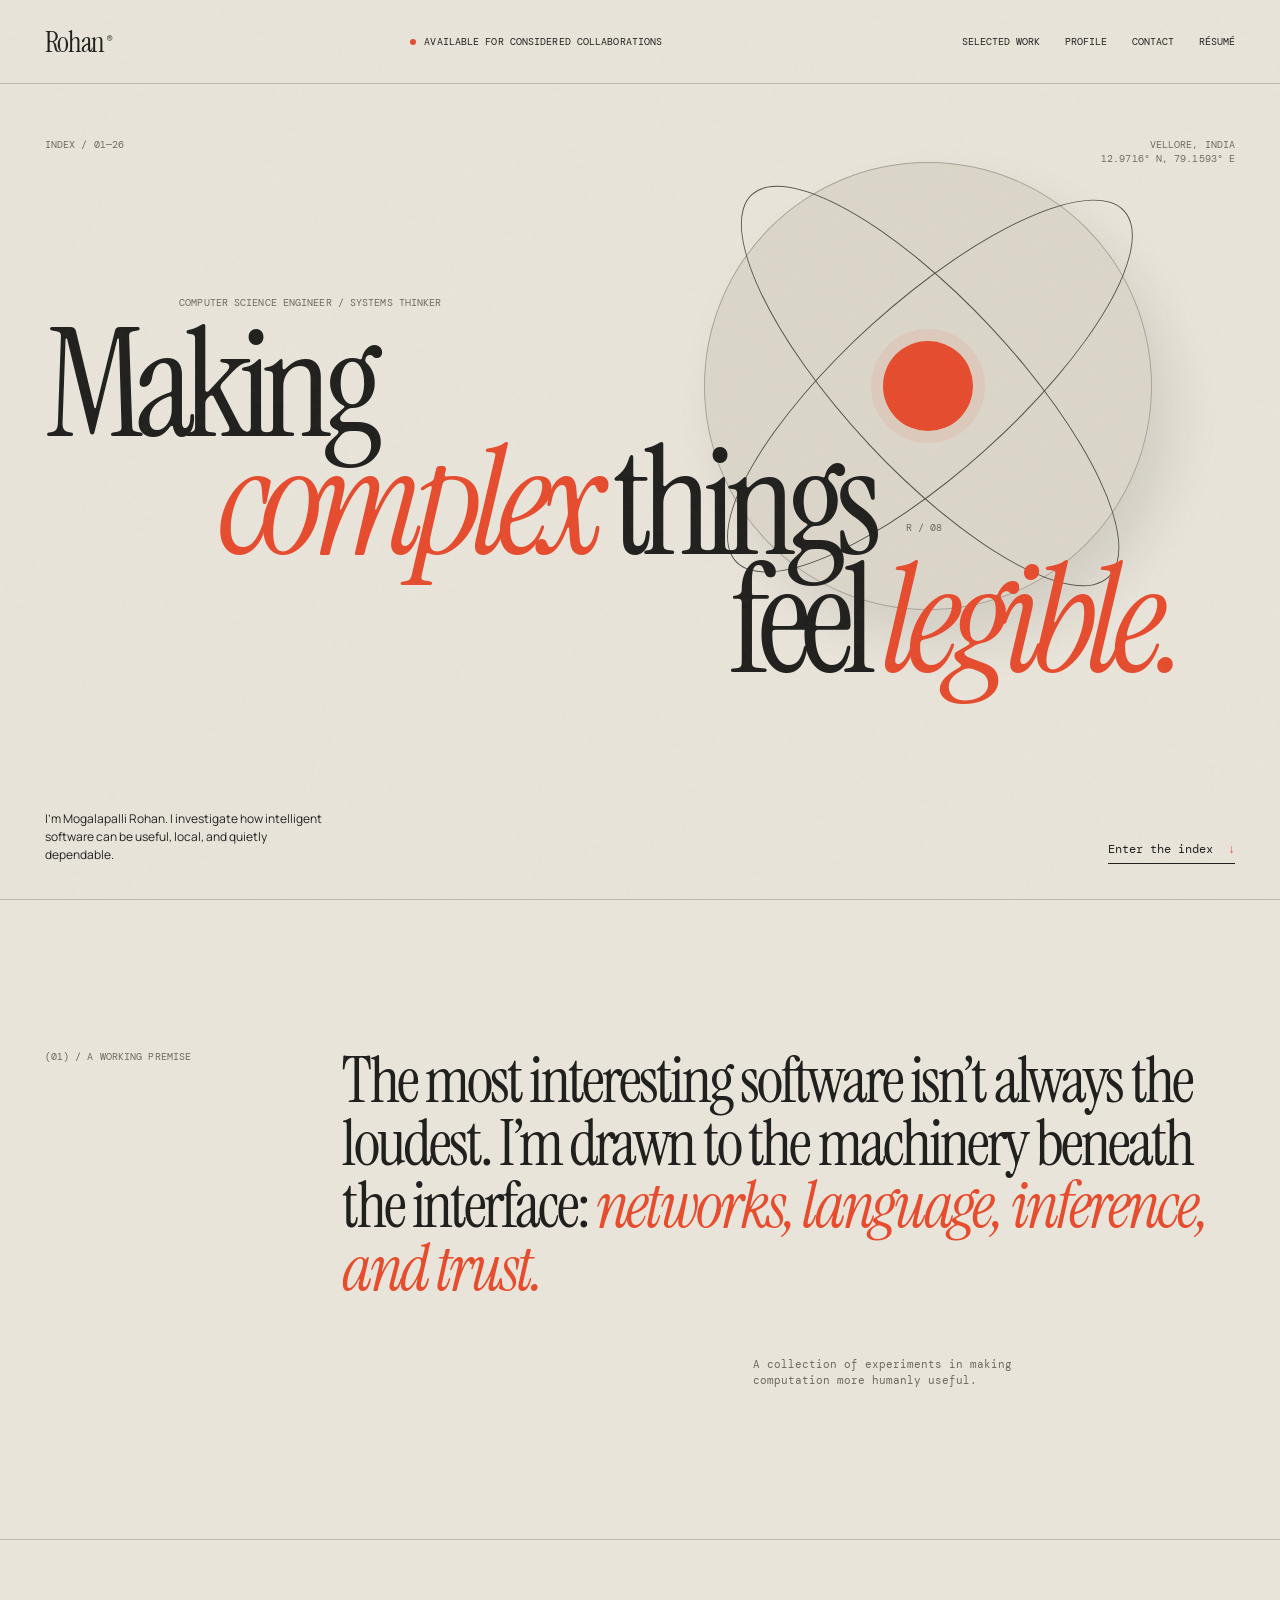
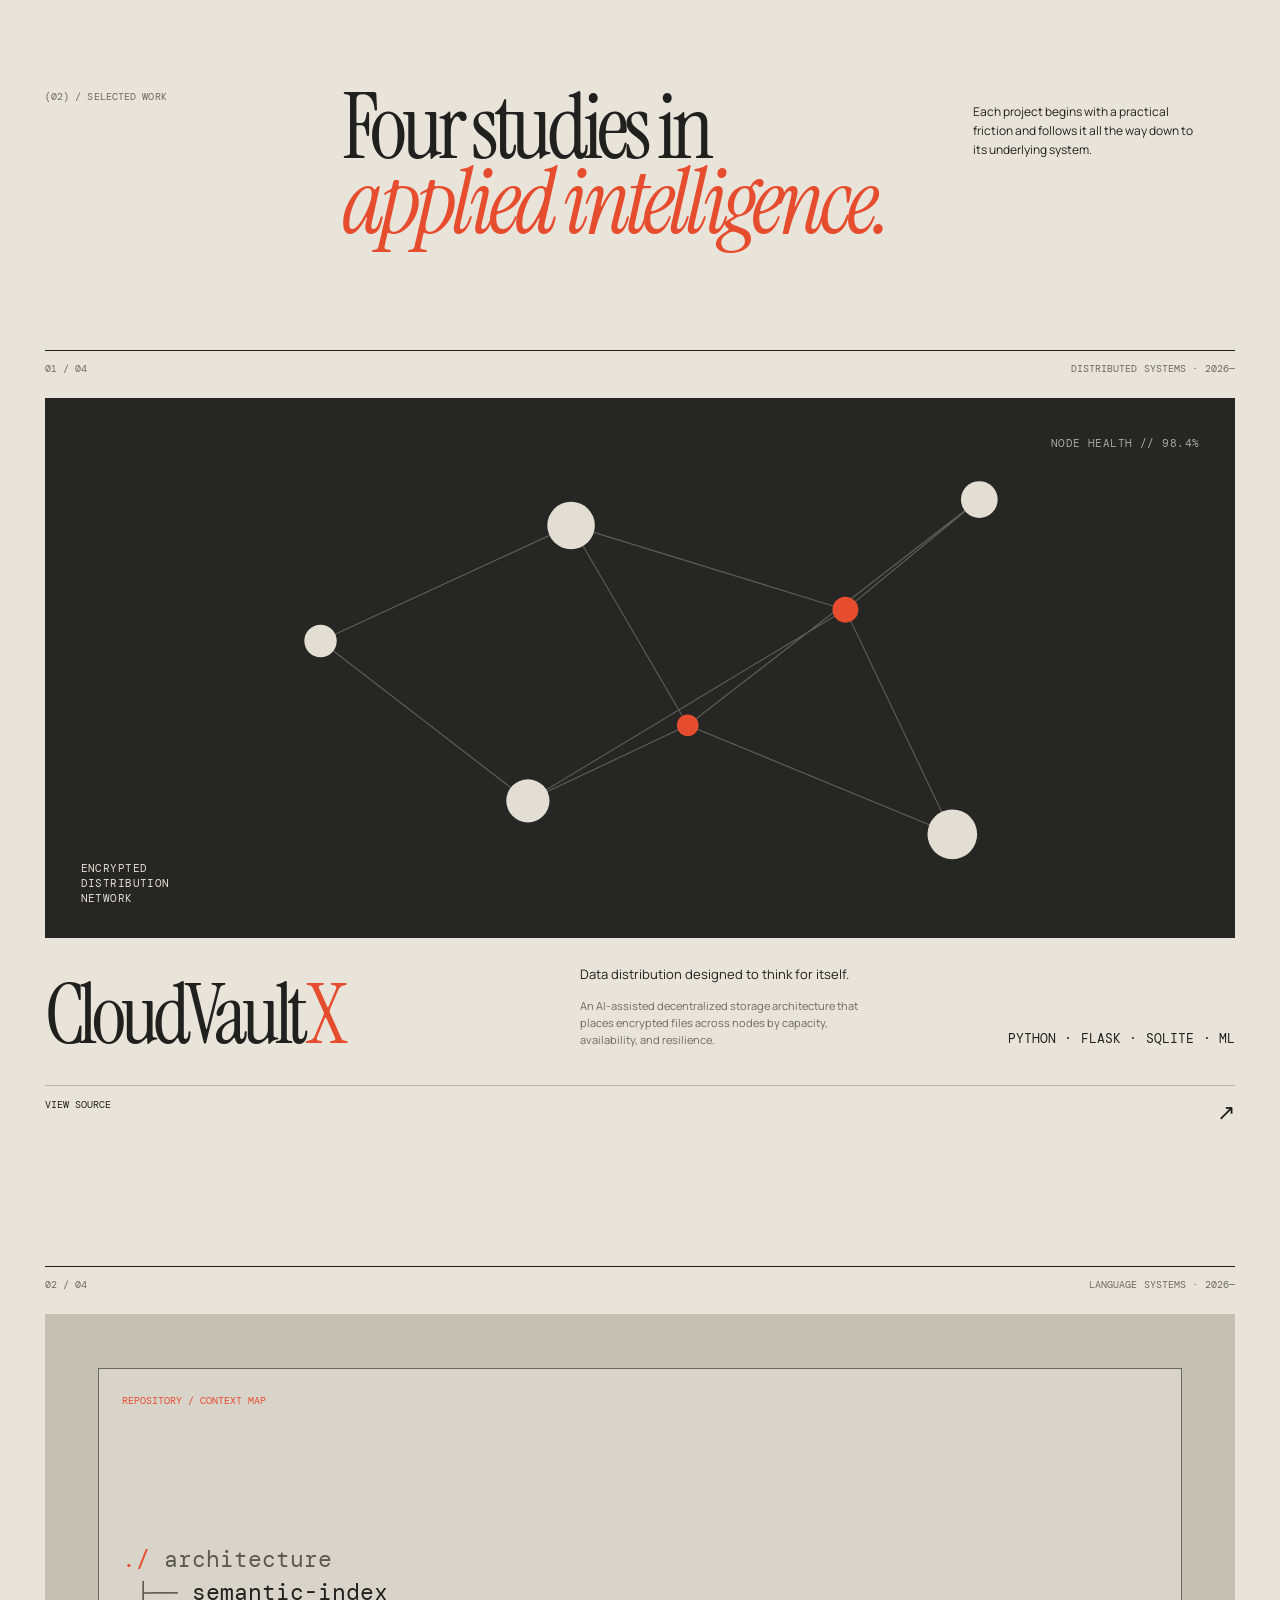
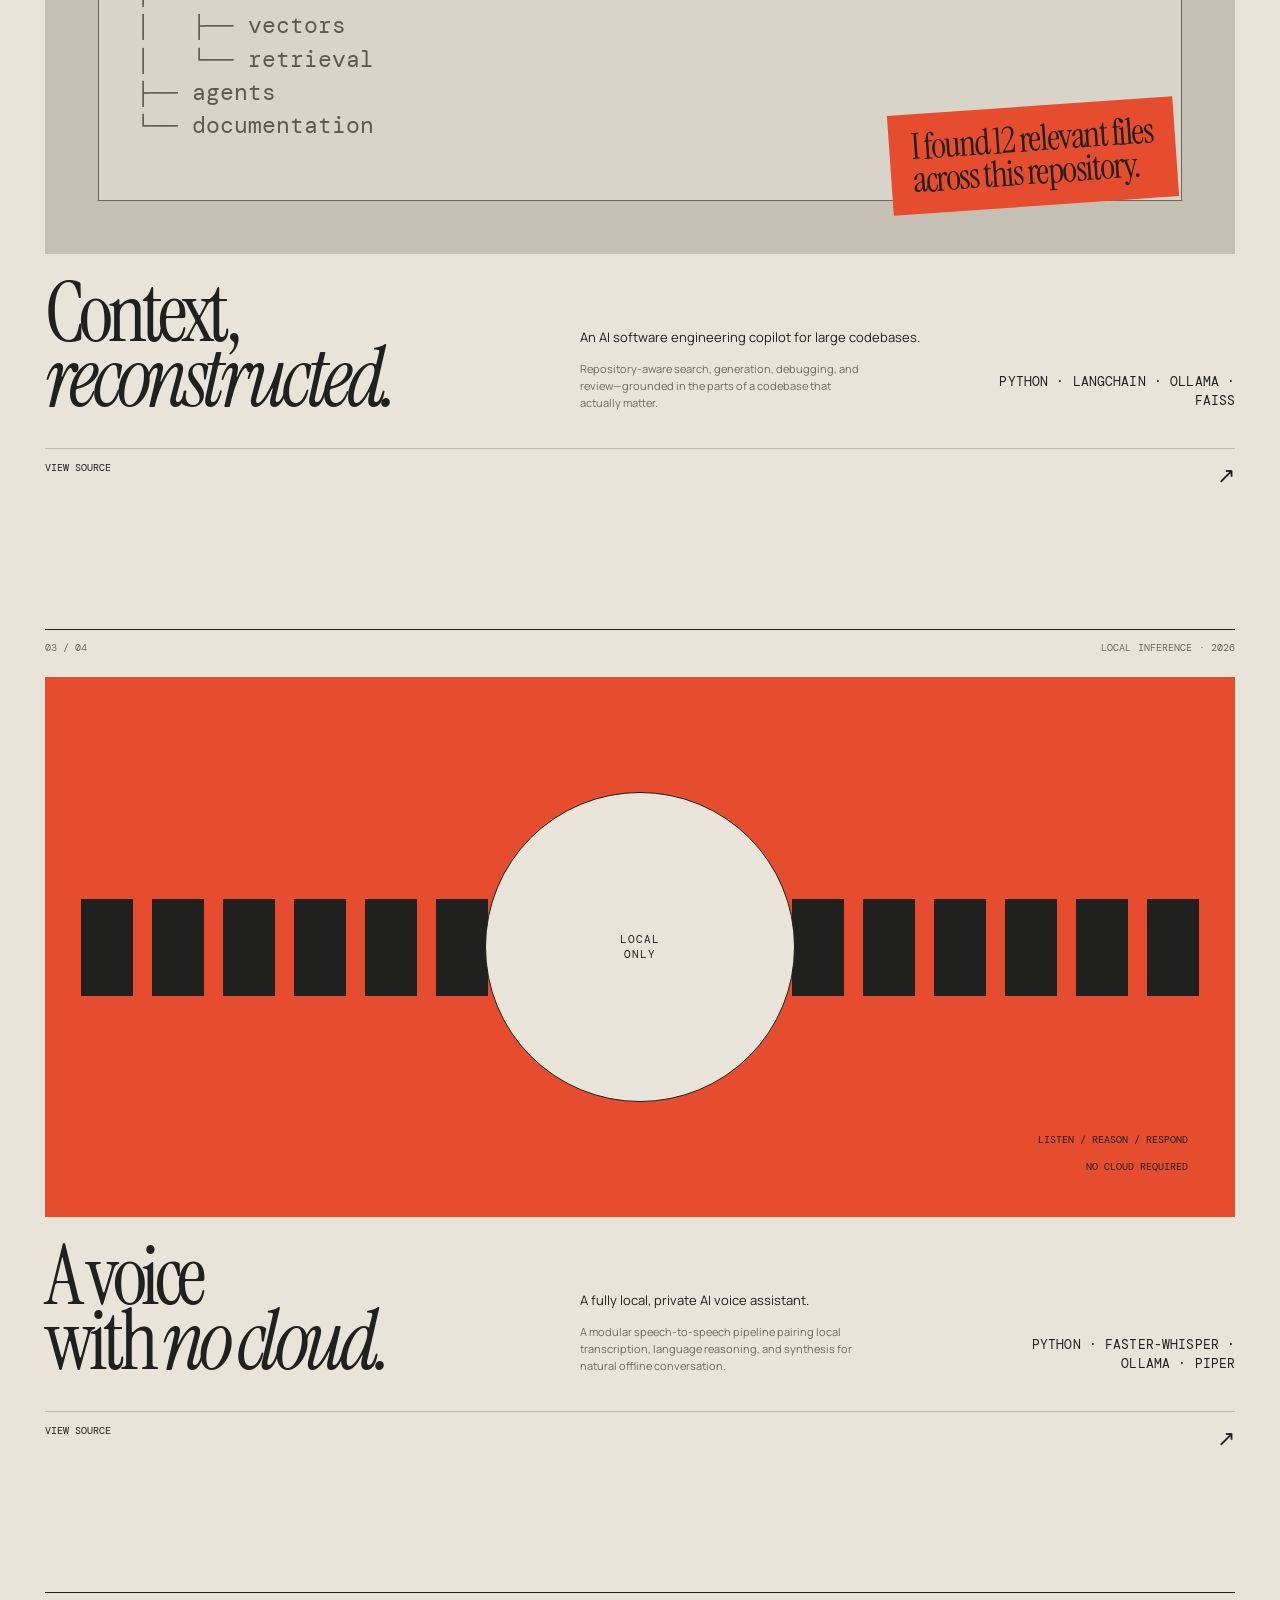
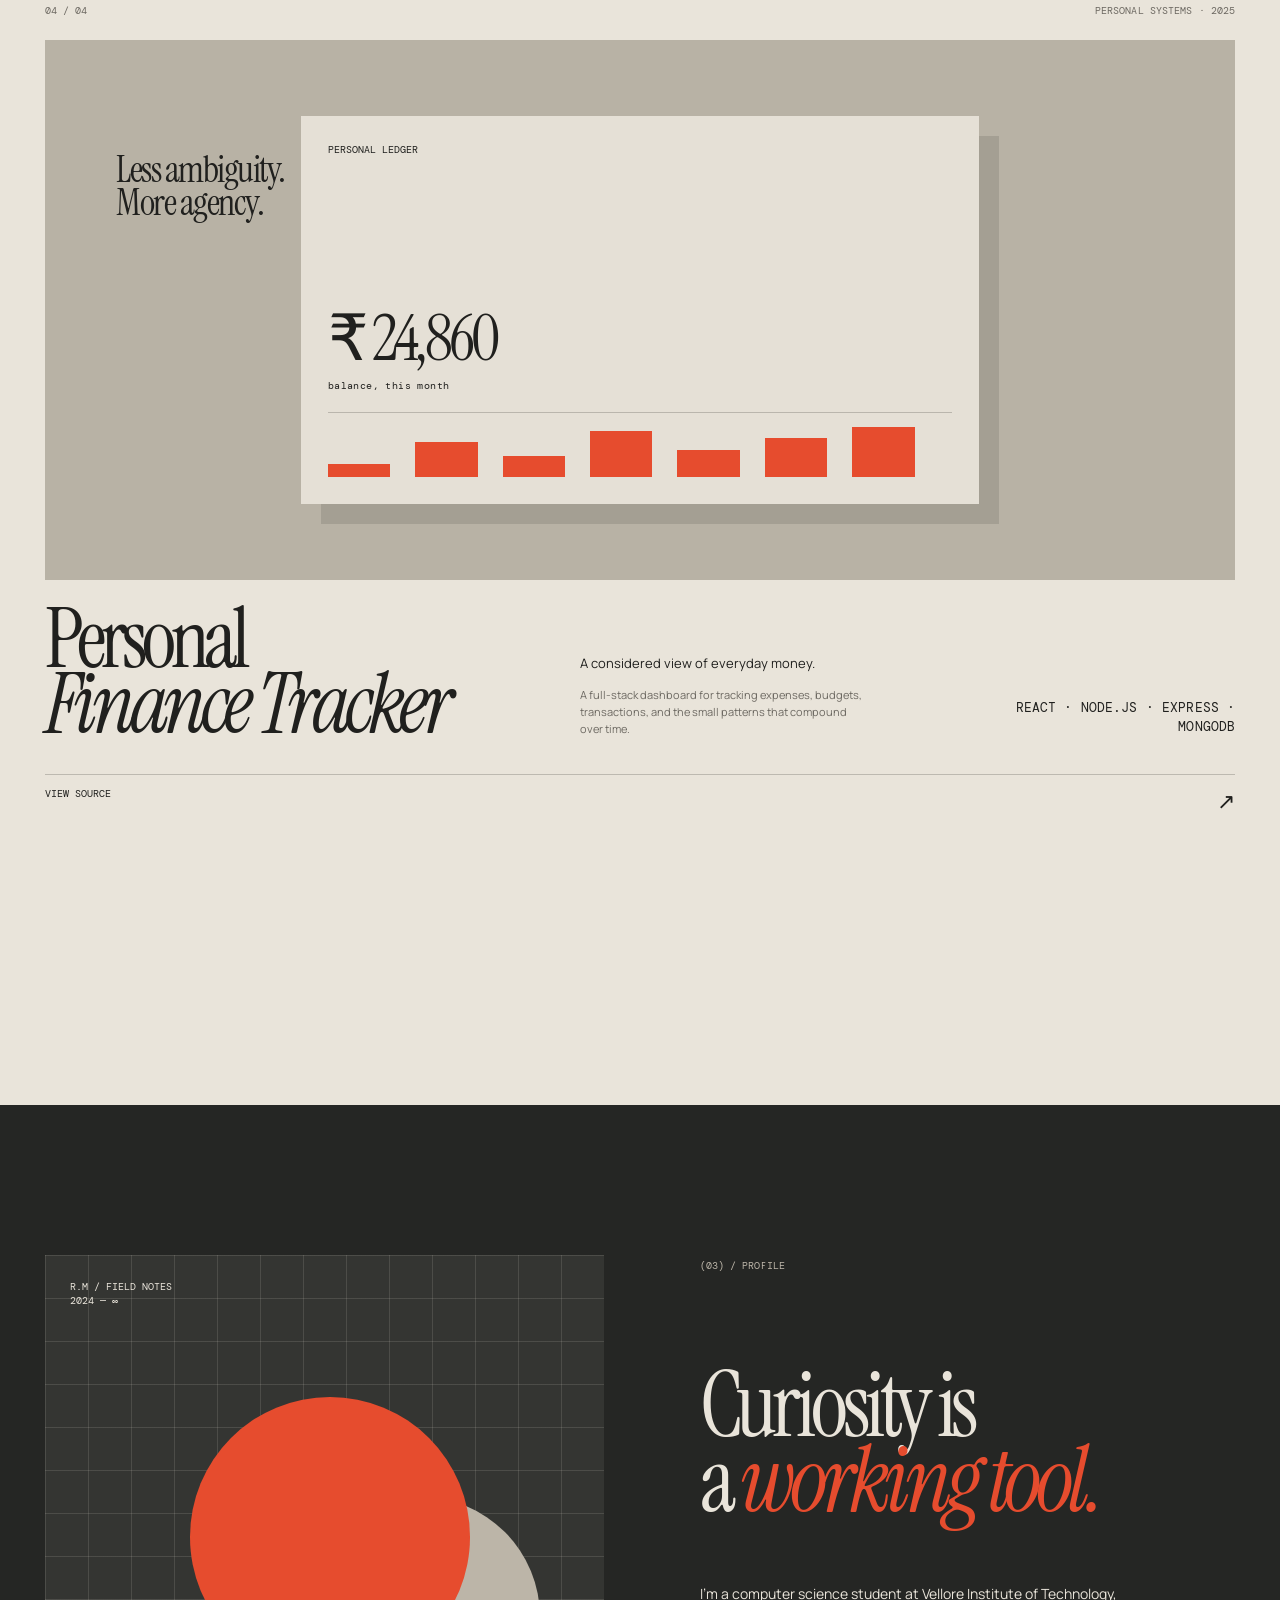
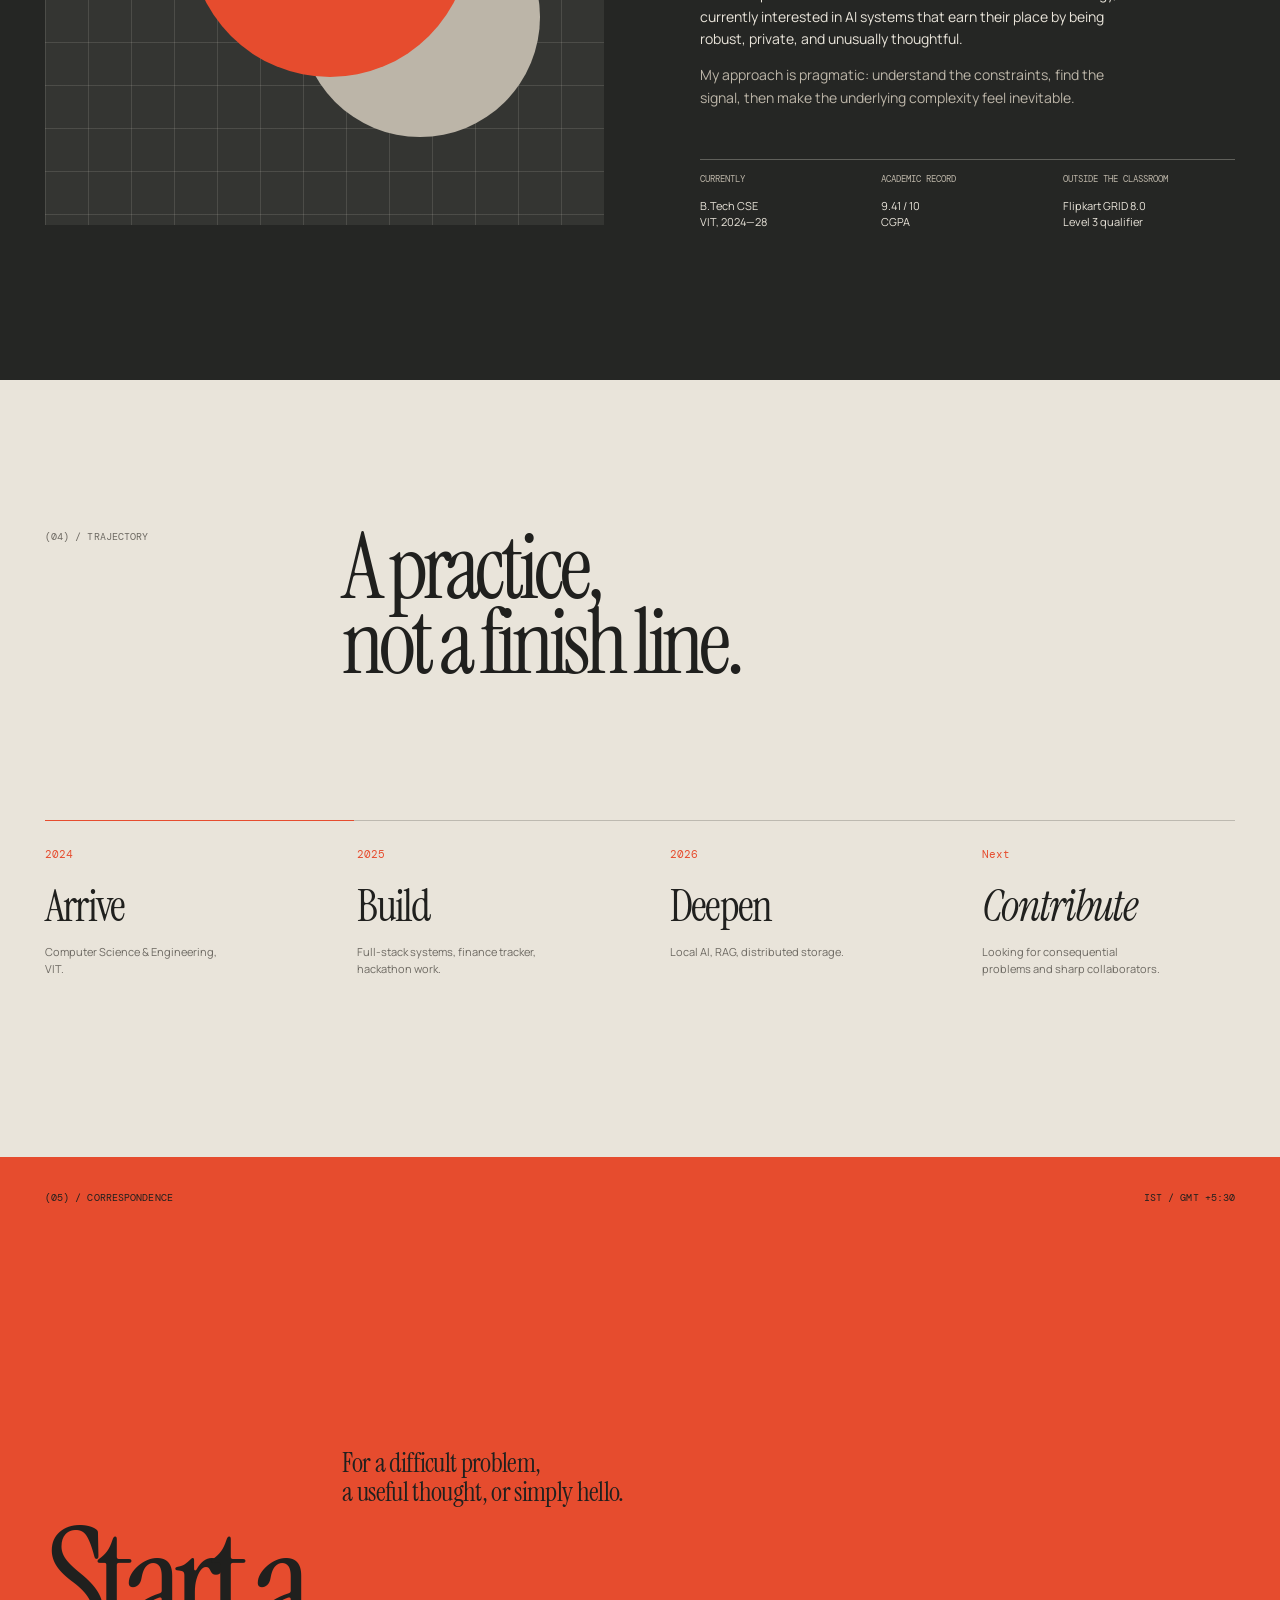
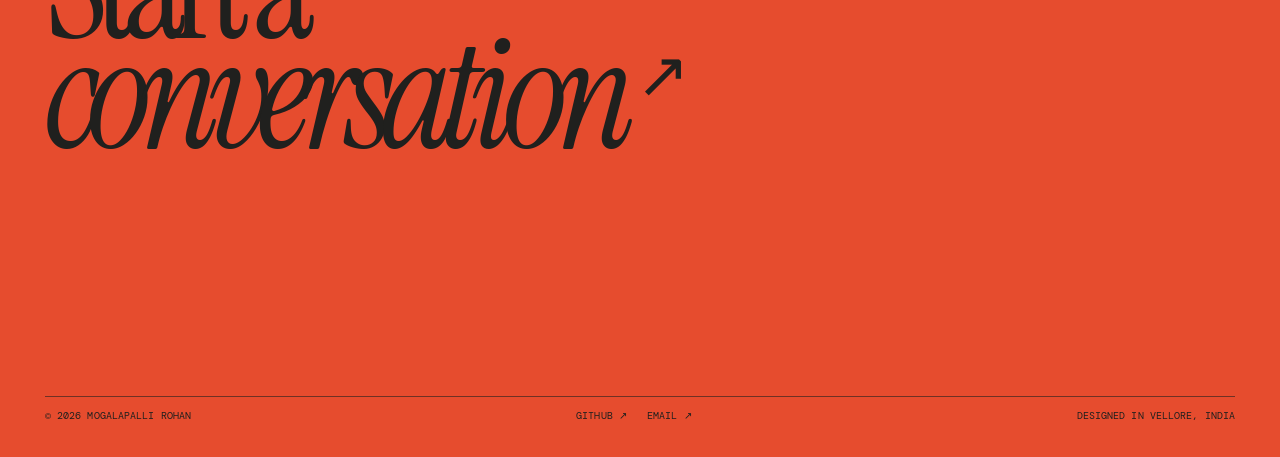
<file: index.html>
<!doctype html>
<html lang="en">
<head>
<meta charset="UTF-8">
<meta name="viewport" content="width=device-width,initial-scale=1.0">
<meta http-equiv="X-UA-Compatible" content="IE=edge">
<title>Mogalapalli Rohan — Systems, in progress</title>
<meta name="description" content="Mogalapalli Rohan — computer science engineer exploring intelligent systems. Networks, language, inference and trust. B.Tech CSE at VIT, Vellore.">
<meta name="author" content="Mogalapalli Rohan">
<meta name="robots" content="index, follow, max-image-preview:large">
<meta name="theme-color" content="#e9e4da">
<meta name="color-scheme" content="light">
<meta name="format-detection" content="telephone=no">
<link rel="canonical" href="https://rohanmogalapalli.github.io/sportfolio/">

<!-- Icons / Manifest -->
<link rel="icon" href="favicon.svg" type="image/svg+xml">
<link rel="apple-touch-icon" href="favicon.svg">
<link rel="manifest" href="site.webmanifest">

<!-- Open Graph -->
<meta property="og:type" content="website">
<meta property="og:url" content="https://rohanmogalapalli.github.io/sportfolio/">
<meta property="og:title" content="Mogalapalli Rohan — Systems, in progress">
<meta property="og:description" content="Computer science engineer investigating how intelligent software can be useful, local, and quietly dependable.">
<meta property="og:image" content="https://rohanmogalapalli.github.io/sportfolio/og-image.svg">
<meta property="og:image:width" content="1200">
<meta property="og:image:height" content="630">
<meta property="og:site_name" content="Mogalapalli Rohan">
<meta property="og:locale" content="en_IN">

<!-- Twitter -->
<meta name="twitter:card" content="summary_large_image">
<meta name="twitter:title" content="Mogalapalli Rohan — Systems, in progress">
<meta name="twitter:description" content="Computer science engineer exploring networks, language, inference and trust.">
<meta name="twitter:image" content="https://rohanmogalapalli.github.io/sportfolio/og-image.svg">

<!-- Performance: preconnect + preload -->
<link rel="preconnect" href="https://fonts.googleapis.com">
<link rel="preconnect" href="https://fonts.gstatic.com" crossorigin>
<link rel="dns-prefetch" href="https://fonts.googleapis.com">
<link rel="preload" href="web.css" as="style">
<link rel="stylesheet" href="web.css">
<script>document.addEventListener('DOMContentLoaded',()=>document.querySelector('header nav').insertAdjacentHTML('beforeend','<a href="resume.html">Résumé</a>'));</script>
<link href="https://fonts.googleapis.com/css2?family=DM+Mono:wght@400;500&family=Instrument+Serif:ital@0;1&family=Manrope:wght@400;500;600;700&display=swap" rel="stylesheet">

<!-- Structured Data -->
<script type="application/ld+json">{"@context":"https://schema.org","@type":"Person","name":"Mogalapalli Rohan","url":"https://rohanmogalapalli.github.io/sportfolio/","jobTitle":"Computer Science Engineer","affiliation":{"@type":"CollegeOrUniversity","name":"Vellore Institute of Technology"},"sameAs":["https://github.com/RohanMogalapalli"],"email":"mailto:rohan.m0810@gmail.com","address":{"@type":"PostalAddress","addressLocality":"Vellore","addressCountry":"IN"}}</script>
<script type="application/ld+json">{"@context":"https://schema.org","@type":"WebSite","name":"Mogalapalli Rohan — Systems, in progress","url":"https://rohanmogalapalli.github.io/sportfolio/","author":{"@type":"Person","name":"Mogalapalli Rohan"},"description":"Portfolio of Mogalapalli Rohan — systems, applied intelligence, local inference and distributed storage."}</script>
</head>
<body><div class="grain"></div><header><a class="mark" href="#top">Rohan<sup>®</sup></a><p class="availability"><i></i>Available for considered collaborations</p><button class="menu" aria-label="Open navigation"><span></span><span></span></button><nav><a href="#work">Selected work</a><a href="#about">Profile</a><a href="#contact">Contact</a></nav></header><main id="top">
<section class="hero"><div class="meta"><span>Index / 01—26</span><span>Vellore, India<br>12.9716° N, 79.1593° E</span></div><div class="hero-copy"><p class="eyebrow reveal">Computer science engineer / systems thinker</p><h1><span class="reveal">Making</span><span class="indent reveal"><em>complex</em> things</span><span class="end reveal">feel <em>legible.</em></span></h1></div><div class="hero-bottom reveal"><p>I’m Mogalapalli Rohan. I investigate how intelligent software can be useful, local, and quietly dependable.</p><a href="#work">Enter the index <b>↓</b></a></div><div class="orbital"><i></i><i></i><b></b><small>R / 08</small></div></section>
<section class="premise pad"><p class="number reveal">(01) / A working premise</p><div><p class="statement reveal">The most interesting software isn’t always the loudest. I’m drawn to the machinery beneath the interface: <em>networks, language, inference, and trust.</em></p><p class="caption reveal">A collection of experiments in making computation more humanly useful.</p></div></section>
<section id="work" class="work pad"><div class="work-head reveal"><p class="number">(02) / Selected work</p><h2>Four studies in<br><em>applied intelligence.</em></h2><p>Each project begins with a practical friction and follows it all the way down to its underlying system.</p></div>
<article class="project reveal"><div class="topline"><span>01 / 04</span><span>Distributed systems · 2026—</span></div><div class="visual cloud"><svg viewBox="0 0 800 500"><g><path d="M104 225L336 118L590 196L714 94M104 225L296 373L590 196L689 404M296 373L444 303L714 94M336 118L444 303L689 404"/></g><g><circle cx="104" cy="225" r="15"/><circle cx="336" cy="118" r="22"/><circle cx="590" cy="196" r="12"/><circle cx="714" cy="94" r="17"/><circle cx="296" cy="373" r="20"/><circle cx="444" cy="303" r="10"/><circle cx="689" cy="404" r="23"/></g></svg><small>Encrypted<br>distribution<br>network</small><b>NODE HEALTH // 98.4%</b></div><div class="project-body"><h3>CloudVault<span>X</span></h3><div><p>Data distribution designed to think for itself.</p><p class="detail">An AI-assisted decentralized storage architecture that places encrypted files across nodes by capacity, availability, and resilience.</p></div><p class="tags">Python · Flask · SQLite · ML</p></div><a class="source" href="https://github.com/RohanMogalapalli" target="_blank" rel="noreferrer">View source <b>↗</b></a></article>
<article class="project reveal"><div class="topline"><span>02 / 04</span><span>Language systems · 2026—</span></div><div class="visual code"><div class="terminal"><small>REPOSITORY / CONTEXT MAP</small><pre><i>./</i> architecture<br> ├── <b>semantic-index</b><br> │   ├── vectors<br> │   └── retrieval<br> ├── agents<br> └── documentation</pre></div><div class="answer">I found <strong>12</strong> relevant files<br>across this repository.</div></div><div class="project-body"><h3>Context,<br><em>reconstructed.</em></h3><div><p>An AI software engineering copilot for large codebases.</p><p class="detail">Repository-aware search, generation, debugging, and review—grounded in the parts of a codebase that actually matter.</p></div><p class="tags">Python · LangChain · Ollama · FAISS</p></div><a class="source" href="https://github.com/RohanMogalapalli" target="_blank" rel="noreferrer">View source <b>↗</b></a></article>
<article class="project reveal"><div class="topline"><span>03 / 04</span><span>Local inference · 2026</span></div><div class="visual voice"><div class="wave"><i></i><i></i><i></i><i></i><i></i><i></i><i></i><i></i><i></i><i></i><i></i><i></i><i></i><i></i><i></i><i></i></div><div class="local">LOCAL<br>ONLY</div><small>LISTEN / REASON / RESPOND<br><br>NO CLOUD REQUIRED</small></div><div class="project-body"><h3>A voice<br>with <em>no cloud.</em></h3><div><p>A fully local, private AI voice assistant.</p><p class="detail">A modular speech-to-speech pipeline pairing local transcription, language reasoning, and synthesis for natural offline conversation.</p></div><p class="tags">Python · Faster-Whisper · Ollama · Piper</p></div><a class="source" href="https://github.com/RohanMogalapalli" target="_blank" rel="noreferrer">View source <b>↗</b></a></article>
<article class="project reveal"><div class="topline"><span>04 / 04</span><span>Personal systems · 2025</span></div><div class="visual finance"><div class="ledger"><small>PERSONAL LEDGER</small><b>₹ 24,860<i>balance, this month</i></b><div><i></i><i></i><i></i><i></i><i></i><i></i><i></i></div></div><p>Less ambiguity.<br>More agency.</p></div><div class="project-body"><h3>Personal<br><em>Finance Tracker</em></h3><div><p>A considered view of everyday money.</p><p class="detail">A full-stack dashboard for tracking expenses, budgets, transactions, and the small patterns that compound over time.</p></div><p class="tags">React · Node.js · Express · MongoDB</p></div><a class="source" href="https://github.com/RohanMogalapalli" target="_blank" rel="noreferrer">View source <b>↗</b></a></article></section>
<section id="about" class="about"><div class="portrait reveal"><span></span><p>R.M / field notes<br>2024 — ∞</p><i></i></div><div class="about-copy"><p class="number reveal">(03) / Profile</p><h2 class="reveal">Curiosity is<br>a <em>working tool.</em></h2><div class="bio reveal"><p>I’m a computer science student at Vellore Institute of Technology, currently interested in AI systems that earn their place by being robust, private, and unusually thoughtful.</p><p>My approach is pragmatic: understand the constraints, find the signal, then make the underlying complexity feel inevitable.</p></div><div class="facts reveal"><p><small>Currently</small>B.Tech CSE<br>VIT, 2024—28</p><p><small>Academic record</small>9.41 / 10<br>CGPA</p><p><small>Outside the classroom</small>Flipkart GRID 8.0<br>Level 3 qualifier</p></div></div></section>
<section class="journey pad"><div class="journey-head reveal"><p class="number">(04) / Trajectory</p><h2>A practice,<br>not a finish line.</h2></div><div class="track reveal"><i></i><article><time>2024</time><h3>Arrive</h3><p>Computer Science & Engineering, VIT.</p></article><article><time>2025</time><h3>Build</h3><p>Full-stack systems, finance tracker, hackathon work.</p></article><article><time>2026</time><h3>Deepen</h3><p>Local AI, RAG, distributed storage.</p></article><article><time>Next</time><h3><em>Contribute</em></h3><p>Looking for consequential problems and sharp collaborators.</p></article></div></section>
<section id="contact" class="contact"><div class="contact-meta"><span>(05) / Correspondence</span><span>IST / GMT +5:30</span></div><p>For a difficult problem,<br>a useful thought, or simply hello.</p><a href="mailto:rohan.m0810@gmail.com">Start a<br><em>conversation</em><span>↗</span></a><footer><span>© 2026 Mogalapalli Rohan</span><span><a href="https://github.com/RohanMogalapalli" target="_blank" rel="noreferrer">GitHub ↗</a> <a href="mailto:rohan.m0810@gmail.com">Email ↗</a></span><span>Designed in Vellore, India</span></footer></section></main><script defer src="script.js"></script></body></html>
</file>
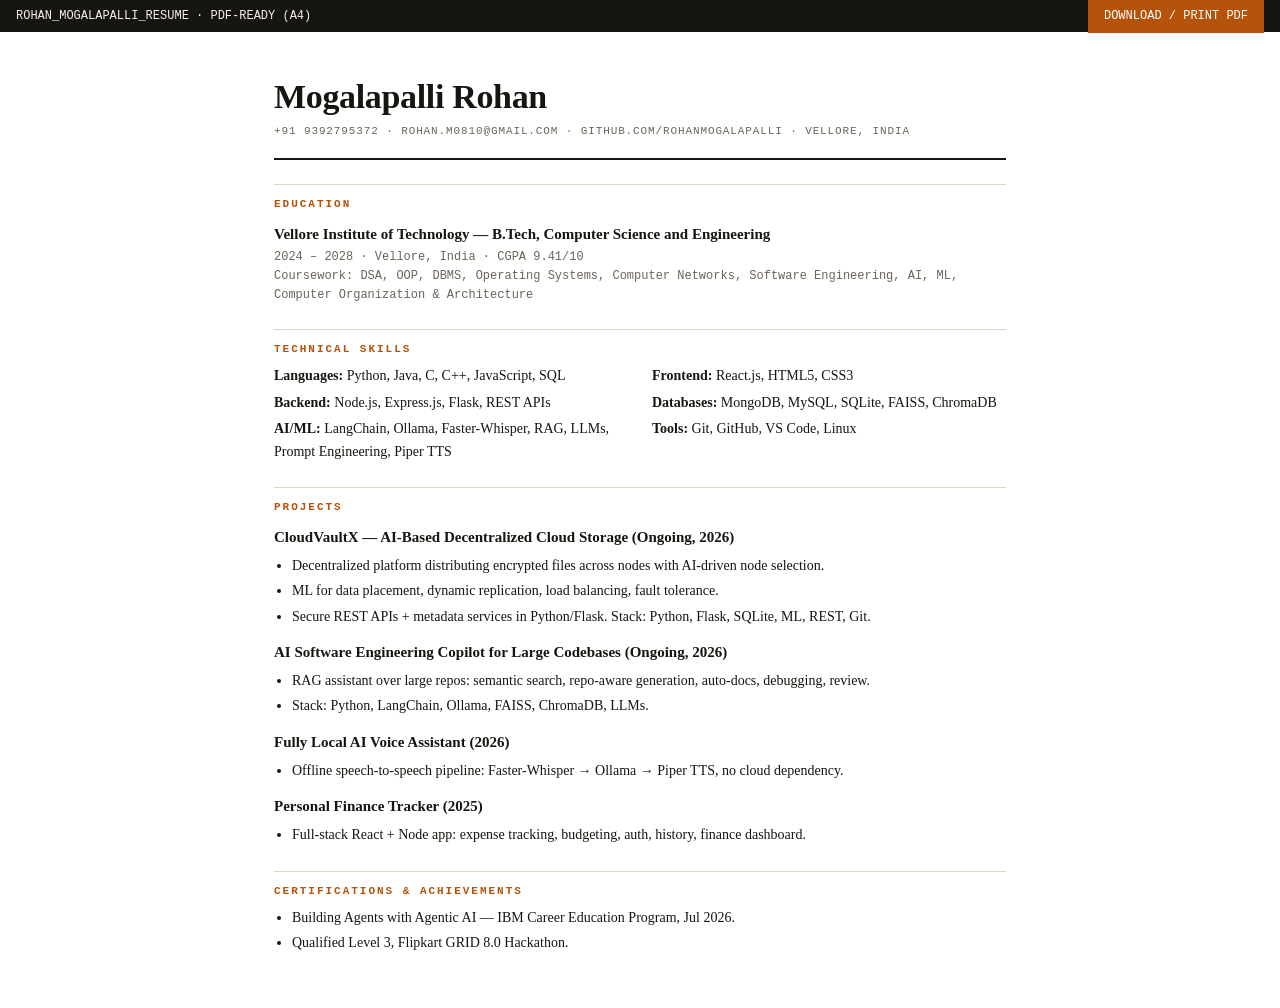
<file: resume.html>
<!doctype html>
<html lang="en">
<head>
<meta charset="utf-8" />
<meta name="viewport" content="width=device-width, initial-scale=1" />
<title>Mogalapalli Rohan — Resume</title>
<meta name="description" content="Resume of Mogalapalli Rohan, B.Tech CSE, VIT Vellore." />
<style>
:root{--ink:#17150F;--muted:#6b6558;--line:#ddd6c6;--amber:#B45309}
*{box-sizing:border-box;margin:0;padding:0}
body{font:400 14px/1.6 Georgia,serif;color:var(--ink);background:#fff}
.sheet{max-width:820px;margin:0 auto;padding:48px 44px}
header{border-bottom:2px solid var(--ink);padding-bottom:16px;margin-bottom:20px}
h1{font-size:34px;letter-spacing:-.01em;line-height:1}
.sub{font:500 11px/1.8 ui-monospace,monospace;letter-spacing:.08em;color:var(--muted);margin-top:8px}
h2{font:600 11px/1 ui-monospace,monospace;letter-spacing:.18em;color:var(--amber);margin:24px 0 10px;padding-top:14px;border-top:1px solid var(--line)}
h3{font-size:15px;margin:12px 0 2px}
.meta{font:400 12px/1.6 ui-monospace,monospace;color:var(--muted)}
ul{margin:6px 0 6px 18px}
li{margin:3px 0}
.grid{display:grid;grid-template-columns:1fr 1fr;gap:4px 24px}
.toolbar{position:sticky;top:0;background:#17150F;color:#F4F1EA;padding:10px 16px;display:flex;gap:12px;align-items:center;justify-content:space-between;font:500 12px/1 ui-monospace,monospace}
.toolbar a,.toolbar button{background:#B45309;color:#fff;border:0;padding:10px 16px;font:inherit;cursor:pointer;text-decoration:none}
@media print{.toolbar{display:none}.sheet{padding:0;max-width:none}}
</style>
</head>
<body>
<div class="toolbar"><span>ROHAN_MOGALAPALLI_RESUME · PDF-READY (A4)</span><span><a href="#" onclick="window.print();return false">DOWNLOAD / PRINT PDF</a></span></div>
<div class="sheet">
<header><h1>Mogalapalli Rohan</h1><div class="sub">+91 9392795372 · ROHAN.M0810@GMAIL.COM · GITHUB.COM/ROHANMOGALAPALLI · VELLORE, INDIA</div></header>
<h2>EDUCATION</h2>
<h3>Vellore Institute of Technology — B.Tech, Computer Science and Engineering</h3>
<div class="meta">2024 – 2028 · Vellore, India · CGPA 9.41/10</div>
<div class="meta">Coursework: DSA, OOP, DBMS, Operating Systems, Computer Networks, Software Engineering, AI, ML, Computer Organization &amp; Architecture</div>
<h2>TECHNICAL SKILLS</h2>
<div class="grid">
<div><b>Languages:</b> Python, Java, C, C++, JavaScript, SQL</div>
<div><b>Frontend:</b> React.js, HTML5, CSS3</div>
<div><b>Backend:</b> Node.js, Express.js, Flask, REST APIs</div>
<div><b>Databases:</b> MongoDB, MySQL, SQLite, FAISS, ChromaDB</div>
<div><b>AI/ML:</b> LangChain, Ollama, Faster-Whisper, RAG, LLMs, Prompt Engineering, Piper TTS</div>
<div><b>Tools:</b> Git, GitHub, VS Code, Linux</div>
</div>
<h2>PROJECTS</h2>
<h3>CloudVaultX — AI-Based Decentralized Cloud Storage (Ongoing, 2026)</h3>
<ul><li>Decentralized platform distributing encrypted files across nodes with AI-driven node selection.</li><li>ML for data placement, dynamic replication, load balancing, fault tolerance.</li><li>Secure REST APIs + metadata services in Python/Flask. Stack: Python, Flask, SQLite, ML, REST, Git.</li></ul>
<h3>AI Software Engineering Copilot for Large Codebases (Ongoing, 2026)</h3>
<ul><li>RAG assistant over large repos: semantic search, repo-aware generation, auto-docs, debugging, review.</li><li>Stack: Python, LangChain, Ollama, FAISS, ChromaDB, LLMs.</li></ul>
<h3>Fully Local AI Voice Assistant (2026)</h3>
<ul><li>Offline speech-to-speech pipeline: Faster-Whisper → Ollama → Piper TTS, no cloud dependency.</li></ul>
<h3>Personal Finance Tracker (2025)</h3>
<ul><li>Full-stack React + Node app: expense tracking, budgeting, auth, history, finance dashboard.</li></ul>
<h2>CERTIFICATIONS &amp; ACHIEVEMENTS</h2>
<ul><li>Building Agents with Agentic AI — IBM Career Education Program, Jul 2026.</li><li>Qualified Level 3, Flipkart GRID 8.0 Hackathon.</li></ul>
</div>
</body>
</html>
</file>
<file: web.css>
:root{--paper:#e9e4da;--ink:#20201e;--mute:#6d6962;--line:rgba(32,32,30,.22);--accent:#e64c2e;--serif:"Instrument Serif",Georgia,serif;--sans:Manrope,Arial,sans-serif;--mono:"DM Mono",monospace}*{box-sizing:border-box}html{scroll-behavior:smooth}body{margin:0;color:var(--ink);background:var(--paper);font-family:var(--sans);overflow-x:hidden}.grain{position:fixed;z-index:20;inset:0;pointer-events:none;opacity:.1;background-image:url("data:image/svg+xml,%3Csvg viewBox='0 0 180 180' xmlns='http://www.w3.org/2000/svg'%3E%3Cfilter id='n'%3E%3CfeTurbulence type='fractalNoise' baseFrequency='.9' numOctaves='4' stitchTiles='stitch'/%3E%3C/filter%3E%3Crect width='100%25' height='100%25' filter='url(%23n)' opacity='.3'/%3E%3C/svg%3E")}header{position:absolute;z-index:3;top:0;width:100%;height:84px;padding:0 3.5vw;border-bottom:1px solid var(--line);display:flex;align-items:center;justify-content:space-between}.mark{font:29px var(--serif);letter-spacing:-1.4px;color:var(--ink);text-decoration:none}.mark sup{font:9px var(--mono);margin-left:3px}.availability,.number,.meta,.eyebrow,.topline,.tags,.contact-meta,footer{font:10px/1.4 var(--mono);letter-spacing:.01em;text-transform:uppercase}.availability{display:flex;gap:8px;align-items:center}.availability i{width:6px;height:6px;border-radius:50%;background:var(--accent)}nav{display:flex;gap:25px}nav a,footer a{color:inherit;text-decoration:none;font:10px var(--mono);text-transform:uppercase}nav a:hover,footer a:hover{color:var(--accent)}.menu{display:none}.hero{height:100svh;min-height:720px;padding:138px 3.5vw 35px;position:relative;display:flex;flex-direction:column;justify-content:space-between;overflow:hidden;border-bottom:1px solid var(--line)}.meta{display:flex;justify-content:space-between;color:var(--mute)}.meta span:last-child{text-align:right}.hero-copy{position:relative;z-index:1;margin:auto 0}.eyebrow{margin:0 0 16px 10.5vw;color:var(--mute)}h1{font:clamp(70px,11.7vw,190px)/.79 var(--serif);letter-spacing:-.068em;font-weight:400;margin:0}h1 span{display:block}h1 .indent{padding-left:13.5vw}h1 .end{text-align:right;padding-right:4.5vw}em{font-weight:400}h1 em,h2 em,.about em{color:var(--accent)}.hero-bottom{position:relative;z-index:2;display:flex;justify-content:space-between;align-items:end}.hero-bottom p{font-size:12px;line-height:1.5;max-width:290px;margin:0}.hero-bottom a{font:12px var(--mono);text-decoration:none;color:var(--ink);border-bottom:1px solid var(--ink);padding-bottom:6px}.hero-bottom b{color:var(--accent);margin-left:8px}.orbital{position:absolute;width:min(35vw,520px);aspect-ratio:1;right:10vw;top:18%;border-radius:50%;background:#dcd6ca;box-shadow:inset 0 0 0 1px #aaa59b,20px 30px 50px #20201e1c;transition:transform .35s ease}.orbital i{position:absolute;border:1px solid #55534d;border-radius:50%;width:117%;height:38%;left:-8%;top:31%;transform:rotate(-42deg)}.orbital i:nth-child(2){transform:rotate(47deg)}.orbital b{position:absolute;width:20%;aspect-ratio:1;border-radius:50%;left:40%;top:40%;background:var(--accent);box-shadow:0 0 0 12px #e64c2e15}.orbital small{position:absolute;left:45%;bottom:17%;font:10px var(--mono);color:var(--mute)}.pad{padding:150px 3.5vw}.premise{display:grid;grid-template-columns:25% 1fr;border-bottom:1px solid var(--line)}.number{margin:0;color:var(--mute)}.statement{max-width:950px;margin:0;font:clamp(42px,5vw,78px)/.98 var(--serif);letter-spacing:-.045em}.statement em{color:var(--accent)}.caption{margin:55px 0 0 46%;max-width:280px;color:var(--mute);font:11px/1.5 var(--mono)}.work-head{display:grid;grid-template-columns:25% 1fr 22%;align-items:start;margin-bottom:110px}.work-head h2,.about h2,.journey h2{font:clamp(52px,7vw,110px)/.84 var(--serif);letter-spacing:-.058em;font-weight:400;margin:0}.work-head>p:last-child{font-size:12px;line-height:1.6;max-width:220px;margin:12px 0 0}.project{position:relative;border-top:1px solid var(--ink);padding:11px 0 24px;margin-bottom:115px}.topline{display:flex;justify-content:space-between;color:var(--mute);margin-bottom:22px}.visual{height:min(43vw,540px);position:relative;overflow:hidden;margin-bottom:27px;transition:transform .3s ease}.project-body{display:grid;grid-template-columns:45% 34% 21%;align-items:end}.project h3{font:clamp(47px,6.5vw,100px)/.78 var(--serif);letter-spacing:-.065em;font-weight:400;margin:0}.project h3 span{color:var(--accent)}.project-body p{font-size:13px;line-height:1.45;margin:0}.project-body .detail{font-size:11px;line-height:1.55;color:var(--mute);margin-top:13px;max-width:290px}.tags{text-align:right}.source{display:flex;justify-content:space-between;border-top:1px solid var(--line);padding-top:12px;margin-top:37px;color:var(--ink);text-decoration:none;font:10px var(--mono);text-transform:uppercase}.source b{font:22px var(--serif);transition:.3s}.source:hover b{transform:translate(4px,-4px);color:var(--accent)}.cloud{background:#262725}.cloud svg{position:absolute;inset:0;width:100%;height:100%;fill:none}.cloud svg path{stroke:#a8a99e;stroke-width:1;opacity:.43}.cloud svg circle{fill:#e2ded4}.cloud svg circle:nth-child(3n){fill:var(--accent)}.cloud small,.cloud>b{position:absolute;color:#e2ded4;font:11px/1.35 var(--mono);letter-spacing:.04em}.cloud small{left:3%;bottom:6%;text-transform:uppercase}.cloud>b{right:3%;top:7%;color:#a8a99e}.code{background:#c5c0b4;padding:4.5%}.terminal{height:100%;border:1px solid #20201e99;background:#d9d4c9;padding:23px;font:12px var(--mono);color:#5c5952}.terminal small{font:10px var(--mono);color:var(--accent)}pre{font:clamp(14px,1.8vw,23px)/1.45 var(--mono);margin:13% 0 0}pre i{font-style:normal;color:var(--accent)}pre b{font-weight:400;color:var(--ink)}.answer{position:absolute;right:5%;bottom:9%;font:clamp(21px,2.8vw,43px)/.92 var(--serif);letter-spacing:-.04em;background:var(--accent);padding:17px 22px;transform:rotate(-4deg)}.answer strong{font-weight:400}.voice{background:var(--accent)}.wave{height:100%;display:flex;gap:1.7%;padding:0 3%;align-items:center}.wave i{display:block;width:4.7%;height:18%;background:var(--ink);animation:wave 2.3s ease-in-out infinite}.wave i:nth-child(2n){animation-delay:-.5s}.wave i:nth-child(3n){animation-delay:-1.2s}@keyframes wave{50%{height:83%}}.local{position:absolute;inset:50% auto auto 50%;transform:translate(-50%,-50%);width:min(26vw,310px);aspect-ratio:1;border:1px solid var(--ink);border-radius:50%;background:var(--paper);display:grid;place-items:center;text-align:center;font:11px/1.35 var(--mono);letter-spacing:.1em}.voice>small{position:absolute;bottom:8%;right:4%;text-align:right;font:10px/1.35 var(--mono)}.finance{background:#b8b2a5;display:flex;align-items:center;justify-content:center}.ledger{width:57%;height:72%;background:#e5e0d6;padding:27px;display:flex;flex-direction:column;box-shadow:20px 20px 0 #20201e21}.ledger small{font:10px var(--mono)}.ledger>b{font:clamp(33px,5vw,70px)/1 var(--serif);font-weight:400;letter-spacing:-.06em;margin:auto 0 20px}.ledger>b i{display:block;font:10px var(--mono);letter-spacing:.04em;margin-top:8px}.ledger>div{height:65px;border-top:1px solid var(--line);padding-top:10px;display:flex;align-items:end;gap:4%}.ledger>div i{width:10%;height:25%;background:var(--accent)}.ledger>div i:nth-child(2){height:66%}.ledger>div i:nth-child(3){height:40%}.ledger>div i:nth-child(4){height:86%}.ledger>div i:nth-child(5){height:50%}.ledger>div i:nth-child(6){height:72%}.ledger>div i:nth-child(7){height:94%}.finance>p{position:absolute;left:6%;top:14%;font:clamp(22px,2.9vw,45px)/.9 var(--serif);letter-spacing:-.04em}.about{display:grid;grid-template-columns:47% 1fr;gap:8%;padding:150px 3.5vw;background:#252624;color:var(--paper)}.portrait{height:570px;background:#343532;position:relative;overflow:hidden;background-image:linear-gradient(#e9e4da22 1px,transparent 1px),linear-gradient(90deg,#e9e4da22 1px,transparent 1px);background-size:43px 43px}.portrait p{position:absolute;left:25px;top:15px;font:10px/1.4 var(--mono);text-transform:uppercase}.portrait i{position:absolute;width:50%;aspect-ratio:1;border-radius:50%;background:var(--accent);left:26%;top:25%;box-shadow:90px 80px 0 -20px #bcb5a8}.about-copy{padding-top:4px}.about .number{color:#bcb5a8}.about h2{margin-top:95px}.bio{max-width:420px;margin:65px 0 50px}.bio p{font-size:14px;line-height:1.6}.bio p+p{color:#bcb5a8}.facts{display:grid;grid-template-columns:repeat(3,1fr);gap:10px;padding-top:13px;border-top:1px solid #e9e4da4d;font-size:11px;line-height:1.45}.facts p{margin:0}.facts small{display:block;color:#bcb5a8;font:9px var(--mono);text-transform:uppercase;margin-bottom:13px}.journey{padding-bottom:180px}.journey-head{display:grid;grid-template-columns:25% 1fr;margin-bottom:120px}.track{display:grid;grid-template-columns:repeat(4,1fr);gap:5%;position:relative}.track>i{position:absolute;top:19px;left:0;right:0;height:1px;background:var(--line)}.track>i:after{content:"";display:block;width:26%;height:1px;background:var(--accent)}.track article{padding-top:40px}.track time{font:11px var(--mono);color:var(--accent)}.track h3{font:clamp(28px,3.4vw,48px)/1 var(--serif);letter-spacing:-.04em;font-weight:400;margin:22px 0 15px}.track p{font-size:11px;line-height:1.55;max-width:180px;color:var(--mute);margin:0}.contact{background:var(--accent);min-height:100svh;padding:34px 3.5vw;display:flex;flex-direction:column}.contact-meta{display:flex;justify-content:space-between}.contact>p{font:clamp(20px,2.1vw,31px)/1.05 var(--serif);letter-spacing:-.025em;margin:auto 0 25px 25%}.contact>a{font:clamp(70px,12vw,185px)/.72 var(--serif);letter-spacing:-.077em;color:var(--ink);text-decoration:none}.contact>a span{font:clamp(36px,5vw,72px)/1 var(--sans);vertical-align:top;margin-left:1vw}.contact>a:hover em{font-style:normal}footer{display:flex;justify-content:space-between;border-top:1px solid #20201e99;padding-top:12px;margin-top:auto}footer span:nth-child(2){display:flex;gap:20px}.reveal{opacity:0;transform:translateY(22px);transition:opacity .8s ease,transform .8s cubic-bezier(.16,1,.3,1)}.reveal.visible{opacity:1;transform:none}@media(max-width:720px){header{height:65px;padding:0 20px}.availability,nav{display:none}.menu{display:block;border:0;background:none;width:36px;padding:8px 0}.menu span{display:block;height:1px;background:var(--ink);margin:6px 0}.hero{min-height:650px;padding:97px 20px 24px}.meta,.eyebrow{font-size:8px}.eyebrow{margin-left:0}.hero h1{font-size:clamp(60px,16.4vw,92px);line-height:.8}.hero h1 .indent{padding-left:8vw}.hero h1 .end{padding-right:0}.orbital{width:74vw;right:-12vw;top:24%;opacity:.85}.hero-bottom{align-items:start;gap:15px}.hero-bottom p{max-width:210px;font-size:11px}.hero-bottom a{white-space:nowrap;font-size:10px}.pad{padding:88px 20px}.premise{display:block}.premise .number{margin-bottom:60px}.statement{font-size:42px}.caption{margin:35px 0 0 30%;font-size:10px}.work-head{display:block;margin-bottom:70px}.work-head h2{font-size:54px;margin:42px 0 25px}.work-head>p:last-child{margin-left:30%;font-size:11px}.project{margin-bottom:80px}.topline{font-size:8px}.visual{height:63vw;margin-bottom:19px}.project-body{display:block}.project h3{font-size:54px}.project-body>div{margin:22px 0 20px}.tags{text-align:left}.source{margin-top:25px}.terminal{padding:15px}.terminal pre{font-size:12px}.answer{font-size:21px;padding:11px 13px}.ledger{padding:17px;width:62%;height:66%}.finance>p{font-size:24px}.about{display:flex;flex-direction:column;padding:0 20px 80px;gap:0}.portrait{height:75vw;margin:0 -20px}.about-copy{padding-top:75px}.about h2{font-size:56px;margin-top:50px}.bio{margin:45px 0}.facts{grid-template-columns:1fr 1fr;row-gap:28px}.journey-head{display:block;margin-bottom:70px}.journey h2{font-size:55px;margin-top:45px}.track{grid-template-columns:1fr 1fr;gap:38px 15px}.track>i{top:14px}.track article{padding-top:31px}.track h3{font-size:32px;margin:16px 0 10px}.track p{font-size:10px}.contact{min-height:690px;padding:25px 20px}.contact-meta,footer{font-size:8px}.contact>p{margin-left:0;margin-bottom:40px;font-size:23px}.contact>a{font-size:21vw;line-height:.77}footer{gap:15px}footer span:last-child{display:none}footer span:nth-child(2){gap:12px}}@media(prefers-reduced-motion:reduce){*,*:before,*:after{animation-duration:.01ms!important;animation-iteration-count:1!important;scroll-behavior:auto!important}.reveal{opacity:1;transform:none}}
</file>
